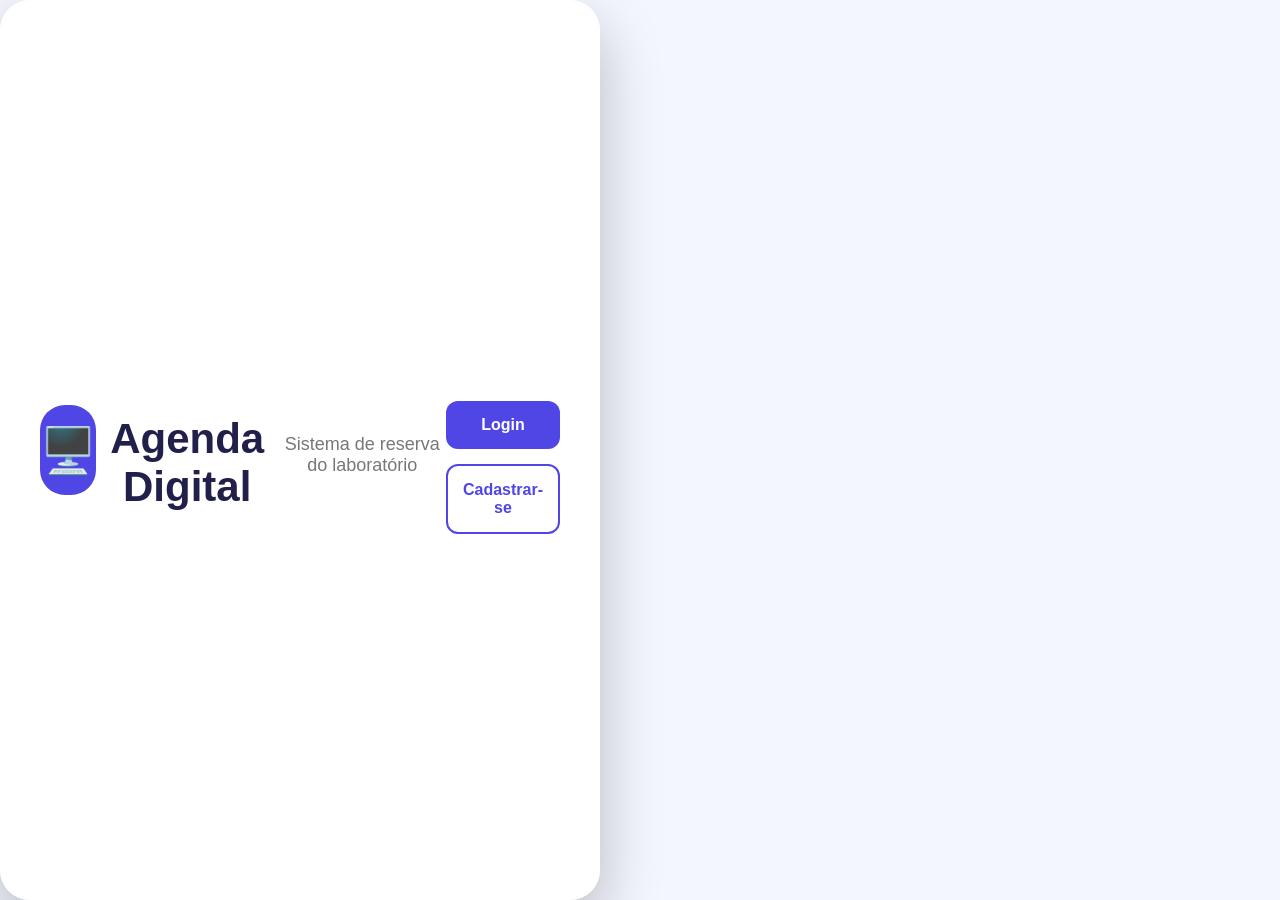
<file: index.html>
<!DOCTYPE html>
<html lang="pt-BR">
<head>
    <meta charset="UTF-8">
    <meta name="viewport" content="width=device-width, initial-scale=1.0">
    <title>Agenda Digital</title>
    <link rel="stylesheet" href="style.css">
</head>
<body class="pagina-capa">
    <main class="capa">
 <div class="icone-capa">
    🖥️
     </div>
        <h1>Agenda Digital</h1>
        <p>
            Sistema de reserva do laboratório
        </p>
        <div class="botoes-capa">
            <a href="login.html" class="botao">
                Login
            </a>
            <a href="cadastro.html" class="botao botao-secundario">
                Cadastrar-se
            </a>
        </div>
    </main>
</body>
</html>
</file>
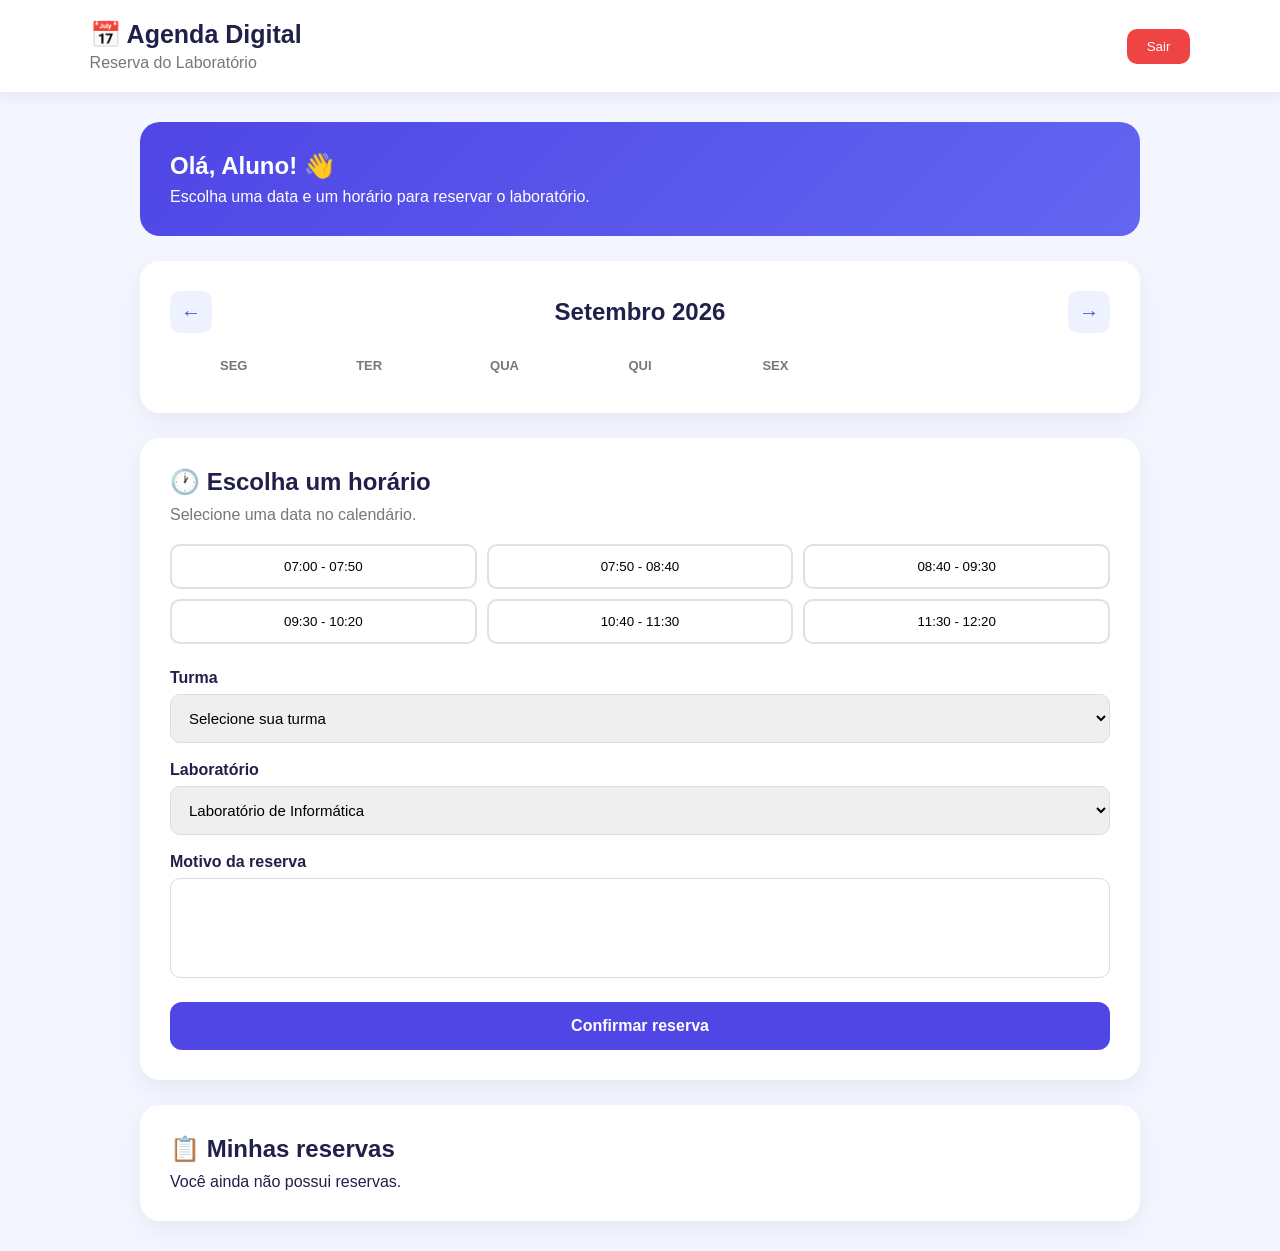
<file: agenda.html>
<!DOCTYPE html>
<html lang="pt-BR">

<head>

    <meta charset="UTF-8">

    <meta name="viewport" content="width=device-width, initial-scale=1.0">

    <title>Agenda - Reserva do Laboratório</title>

    <link rel="stylesheet" href="style.css">

</head>

<body>

<header class="cabecalho">

    <div>
        <h1>📅 Agenda Digital</h1>

        <p>
            Reserva do Laboratório
        </p>
    </div>

    <button
        class="botao-sair"
        onclick="sair()">

        Sair

    </button>

</header>


<main class="agenda-container">


    <!-- BOAS-VINDAS -->

    <section class="boas-vindas">

        <h2>
            Olá, <span id="nomeUsuario">Aluno</span>! 👋
        </h2>

        <p>
            Escolha uma data e um horário para reservar o laboratório.
        </p>

    </section>



    <!-- CALENDÁRIO -->

    <section class="calendario">

        <div class="titulo-agenda">

            <button
                class="mes-botao"
                onclick="mesAnterior()">

                ←

            </button>


            <h2 id="mesAno">
                Setembro 2026
            </h2>


            <button
                class="mes-botao"
                onclick="proximoMes()">

                →

            </button>

        </div>


        <!-- SOMENTE SEGUNDA A SEXTA -->

        <div class="dias-semana">

            <span>SEG</span>
            <span>TER</span>
            <span>QUA</span>
            <span>QUI</span>
            <span>SEX</span>

        </div>


        <div
            class="dias"
            id="diasCalendario">

        </div>

    </section>



    <!-- RESERVA -->

    <section
        class="reserva"
        id="areaReserva">

        <h2>
            🕐 Escolha um horário
        </h2>


        <p id="dataSelecionada">

            Selecione uma data no calendário.

        </p>


        <!-- HORÁRIOS -->

        <div class="horarios">

            <button
                type="button"
                onclick="selecionarHorario(this)"
                data-inicio="07:00"
                data-fim="07:50">

                07:00 - 07:50

            </button>


            <button
                type="button"
                onclick="selecionarHorario(this)"
                data-inicio="07:50"
                data-fim="08:40">

                07:50 - 08:40

            </button>


            <button
                type="button"
                onclick="selecionarHorario(this)"
                data-inicio="08:40"
                data-fim="09:30">

                08:40 - 09:30

            </button>


            <button
                type="button"
                onclick="selecionarHorario(this)"
                data-inicio="09:30"
                data-fim="10:20">

                09:30 - 10:20

            </button>


            <button
                type="button"
                onclick="selecionarHorario(this)"
                data-inicio="10:40"
                data-fim="11:30">

                10:40 - 11:30

            </button>


            <button
                type="button"
                onclick="selecionarHorario(this)"
                data-inicio="11:30"
                data-fim="12:20">

                11:30 - 12:20

            </button>
            
        </div>



        <!-- TURMA -->

        <label for="turma">

            Turma

        </label>


        <select id="turma">

            <option value="">
                Selecione sua turma
            </option>

            <optgroup label="2º Ano">

                <option value="2º A">
                    2º A
                </option>

                <option value="2º B">
                    2º B
                </option>

            </optgroup>


            <optgroup label="3º Ano">

                <option value="3º A">
                    3º A
                </option>

            </optgroup>

        </select>



        <!-- LABORATÓRIO -->

        <label for="laboratorio">

            Laboratório

        </label>


        <select id="laboratorio">

            <option value="Laboratório de Informática">

                Laboratório de Informática

            </option>

        </select>



        <!-- MOTIVO -->

        <label for="motivo">

            Motivo da reserva

        </label>


        <textarea
            id="motivo"
            placeholder="Digite o motivo da reserva">
        </textarea>



        <!-- CONFIRMAR -->

        <button
            class="botao"
            onclick="confirmarReserva()">

            Confirmar reserva

        </button>

    </section>



    <!-- MINHAS RESERVAS -->

    <section class="minhas-reservas">

        <h2>
            📋 Minhas reservas
        </h2>


        <div id="listaReservas">

            <p>
                Você ainda não possui reservas.
            </p>

        </div>

    </section>


</main>


<script src="script.js"></script>

</body>

</html>
</file>
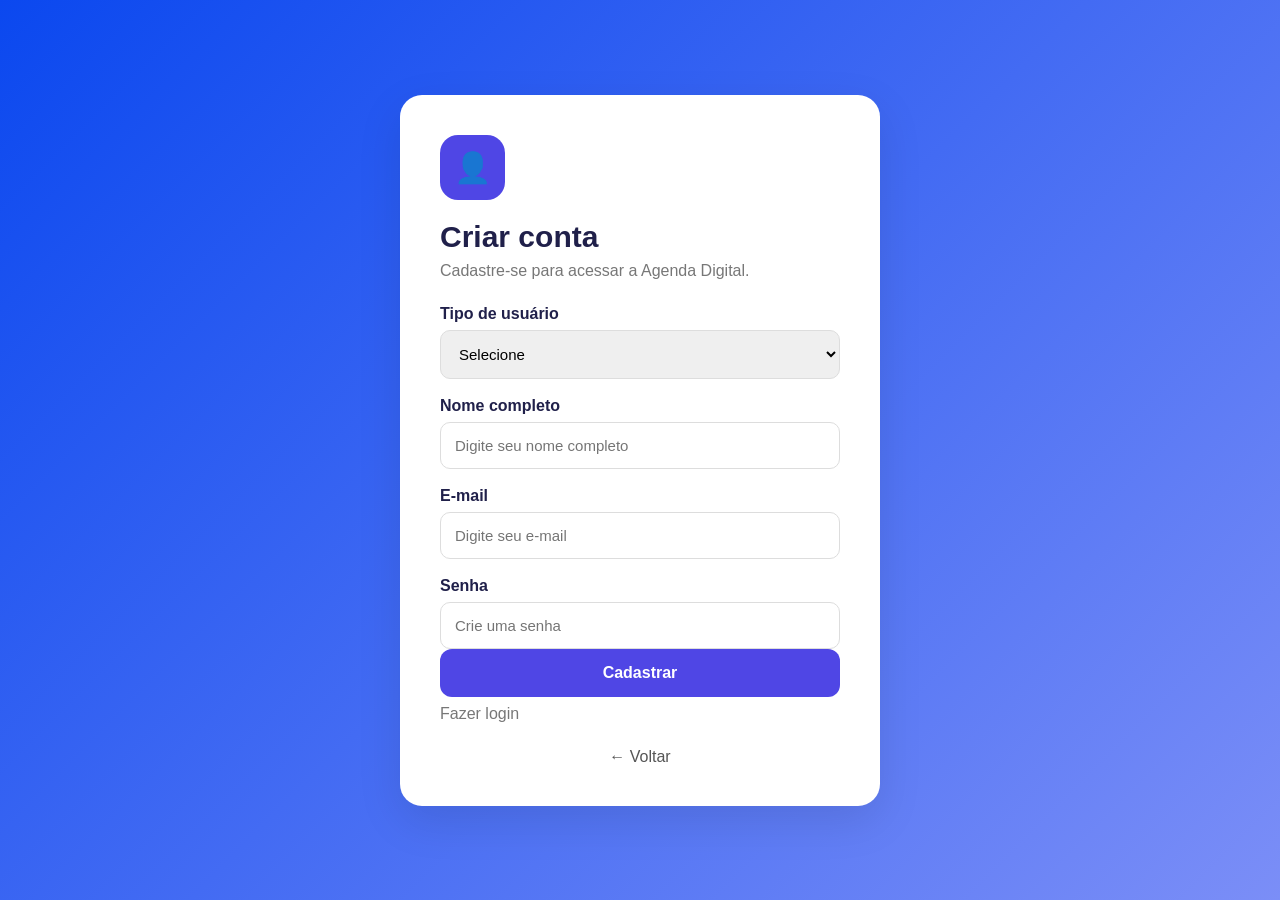
<file: cadastro.html>
<!DOCTYPE html>
<html lang="pt-BR">
<head>
    <meta charset="UTF-8">
    <meta name="viewport" content="width=device-width, initial-scale=1.0">
    <title>Cadastro - Agenda Digital</title>
    <link rel="stylesheet" href="style.css">
</head>
<body>
    <main class="pagina-formulario">
        <div class="formulario">
            <div class="icone">
                👤
            </div>
            <h1>Criar conta</h1>
            <p>
                Cadastre-se para acessar a Agenda Digital.
            </p>
            <form id="formCadastro">
                <label for="tipo">
                    Tipo de usuário
                </label>
                <select id="tipo" required>
                    <option value="">
                        Selecione
                    </option>
                    <option value="Professor">
                        Professor
                    </option>
                </select>
                <label for="nome">
                    Nome completo
                </label>
                <input
                    type="text"
                    id="nome"
                    placeholder="Digite seu nome completo"
                    required
                >
                <label for="email">
                    E-mail 
                </label>
                <input
                    type="text"
                    id="email"
                    placeholder="Digite seu e-mail"
                    required
                >
                <label for="senha">
                    Senha
                </label>
                <input
                    type="password"
                    id="senha"
                    placeholder="Crie uma senha"
                    required                >
                <button
                    type="submit"
                    class="botao">
                    Cadastrar
                </button>
            </form>
            <p class="https://www.appsheet.com/start/b5b08fe5-7a03-40b8-b74f-0adde342d03e"
                <a href="login.html">
                    Fazer login
                </a>
            </p>
            <a
                href="index.html"
                class="voltar">
                ← Voltar
            </a>
        </div>

    </main>
    
    <script src="script.js"></script>
</body>
</html>
</file>
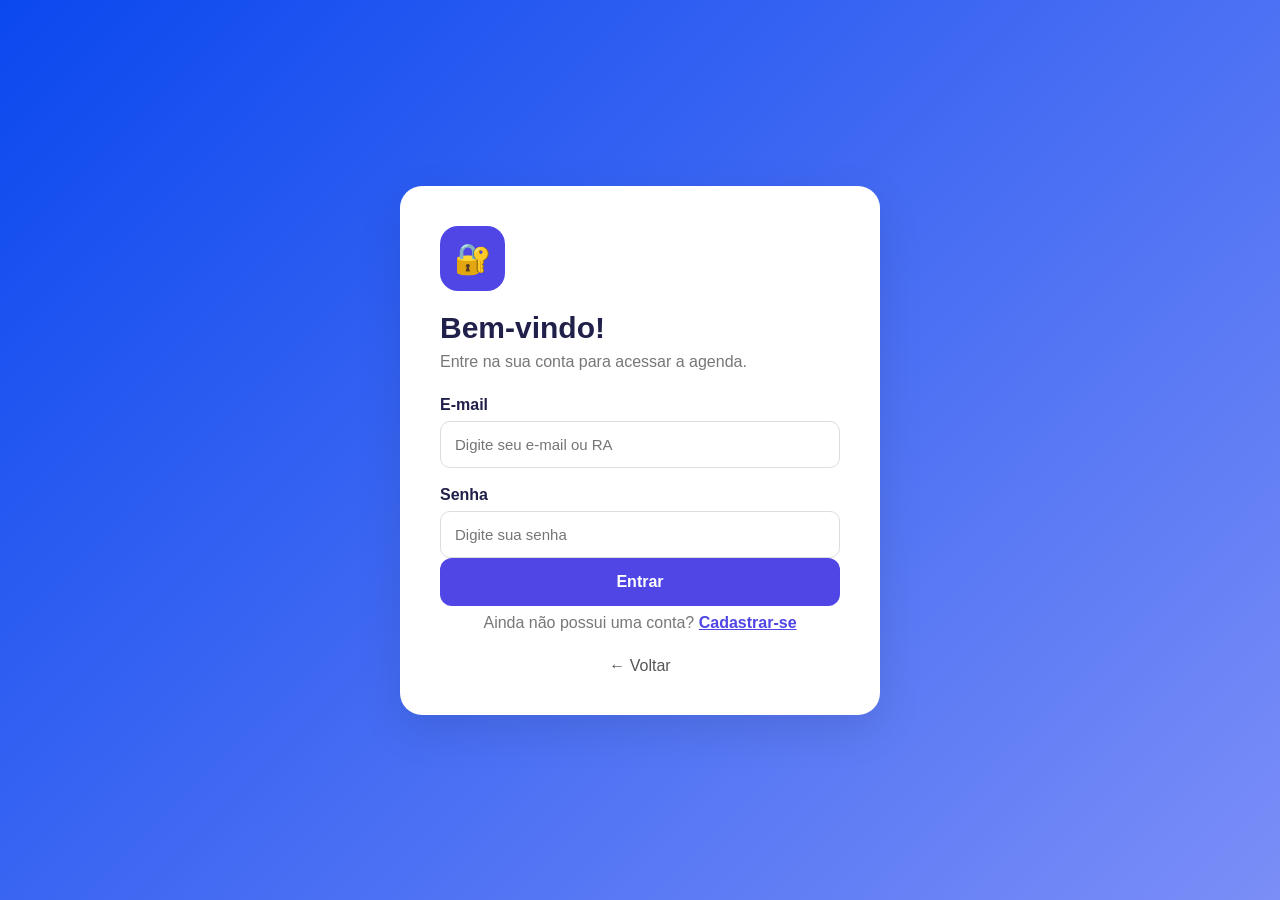
<file: login.html>
<!DOCTYPE html>
<html lang="pt-BR">
<head>
    <meta charset="UTF-8">
    <meta name="viewport" content="width=device-width, initial-scale=1.0">
    <title>Login - Agenda Digital</title>
    <link rel="stylesheet" href="style.css">
</head>
<body>
    <main class="pagina-formulario">
        <div class="formulario">
            <div class="icone">
                🔐
            </div>
            <h1>Bem-vindo!</h1>
            <p>
                Entre na sua conta para acessar a agenda.
            </p>
            <form onsubmit="fazerLogin(event)">
                <label for="loginUsuario">
                    E-mail 
                </label>
                <input
                    type="text"
                    id="loginUsuario"
                    placeholder="Digite seu e-mail ou RA"
                    required
                >
                <label for="loginSenha">
                    Senha
                </label>
                <input
                    type="password"
                    id="loginSenha"
                    placeholder="Digite sua senha"
                    required        >
                <button type="submit" class="botao">
                    Entrar
                </button>
            </form>
            <p class="link-formulario">
                Ainda não possui uma conta?
                <a href="cadastro.html">Cadastrar-se</a>
            </p>
            <a href="index.html" class="voltar">
                ← Voltar
            </a>
        </div>
    </main>
    <script src="script.js"></script>
</body>
</html>
</file>
<file: style.css>
* {
    margin: 0;
    padding: 0;
    box-sizing: border-box;
}

body {
    font-family: Arial, Helvetica, sans-serif;

    background: #f4f6ff;

    color: #20204a;

    min-height: 100vh;
}


.capa {

    background:
        linear-gradient(
            135deg,
            #09035a,
            #4f52ef,
            #6a74d6
        );

    display: flex;

    align-items: center;

    justify-content: center;

    min-height: 100vh;

}


.capa {

    background: rgba(255, 255, 255, 0.97);

    width: 90%;

    max-width: 600px;

    padding: 60px 40px;

    border-radius: 30px;

    text-align: center;

    box-shadow:
        0 25px 60px rgba(0,0,0,0.25);

}


.icone-capa {

    width: 90px;

    height: 90px;

    margin: auto;

    display: flex;

    align-items: center;

    justify-content: center;

    background: #4f46e5;

    color: rgb(223, 201, 201);

    border-radius: 25px;

    font-size: 45px;

}


.capa h1 {

    margin-top: 25px;

    font-size: 42px;

}


.capa p {

    color: #777;

    margin-top: 10px;

    font-size: 18px;

}


.botoes-capa {

    margin-top: 35px;

    display: flex;

    flex-direction: column;

    gap: 15px;

}


.botao {

    display: block;

    width: 100%;

    border: none;

    padding: 15px;

    border-radius: 12px;

    background: #4f46e5;

    color: white;

    font-size: 16px;

    font-weight: bold;

    cursor: pointer;

    text-decoration: none;

    text-align: center;

    transition: 0.3s;

}


.botao:hover {

    background: #3730a3;

    transform: translateY(-2px);

}


.botao-secundario {

    background: transparent;

    border: 2px solid #4f46e5;

    color: #4f46e5;

}


.botao-secundario:hover {

    background: #4f46e5;

    color: white;

}


/* =========================
   LOGIN / CADASTRO
========================= */

.pagina-formulario {

    min-height: 100vh;

    display: flex;

    align-items: center;

    justify-content: center;

    padding: 30px;

    background:
        linear-gradient(
            135deg,
            #0b48ef,
            #7b8ef7
        );

}


.formulario {

    background: white;

    width: 100%;

    max-width: 480px;

    padding: 40px;

    border-radius: 22px;

    box-shadow:
        0 15px 45px rgba(0,0,0,0.10);

}


.icone {

    width: 65px;

    height: 65px;

    background: #4f46e5;

    border-radius: 18px;

    display: flex;

    align-items: center;

    justify-content: center;

    font-size: 30px;

    margin-bottom: 20px;

}


.formulario h1 {

    font-size: 30px;

}


.formulario > p {

    color: #777;

    margin-top: 8px;

    margin-bottom: 25px;

}


label {

    display: block;

    font-weight: bold;

    margin-top: 18px;

    margin-bottom: 7px;

}


input,
select,
textarea {

    width: 100%;

    padding: 14px;

    border: 1px solid #ddd;

    border-radius: 10px;

    font-size: 15px;

    outline: none;

}


input:focus,
select:focus,
textarea:focus {

    border-color: #4f46e5;

}


.link-formulario {

    text-align: center;

    margin-top: 30px;

    color: #777;

}


.link-formulario a {

    color: #4f46e5;

    font-weight: bold;

}


.voltar {

    display: block;

    text-align: center;

    margin-top: 20px;

    color: #555;

    text-decoration: none;

}


/* =========================
   CABEÇALHO
========================= */

.cabecalho {

    background: white;

    padding: 20px 7%;

    display: flex;

    justify-content: space-between;

    align-items: center;

    box-shadow: 0 3px 15px rgba(0,0,0,0.08);

}


.cabecalho h1 {

    font-size: 25px;

}


.cabecalho p {

    color: #777;

    margin-top: 5px;

}


.botao-sair {

    background: #ef4444;

    color: white;

    border: none;

    padding: 10px 20px;

    border-radius: 10px;

    cursor: pointer;

}


/* =========================
   AGENDA
========================= */

.agenda-container {

    max-width: 1000px;

    width: 92%;

    margin: 30px auto;

}


.boas-vindas {

    background:
        linear-gradient(
            135deg,
            #4f46e5,
            #6366f1
        );

    color: white;

    padding: 30px;

    border-radius: 20px;

    margin-bottom: 25px;

}


.boas-vindas h2 {

    margin-bottom: 8px;

}


/* CALENDÁRIO */

.calendario {

    background: white;

    padding: 30px;

    border-radius: 20px;

    box-shadow:
        0 8px 25px rgba(0,0,0,0.06);

}


.titulo-agenda {

    display: flex;

    align-items: center;

    justify-content: space-between;

    margin-bottom: 25px;

}


.mes-botao {

    width: 42px;

    height: 42px;

    border: none;

    border-radius: 10px;

    background: #eef2ff;

    color: #4f46e5;

    font-size: 20px;

    cursor: pointer;

}


.dias-semana,
.dias {

    display: grid;

    grid-template-columns:
        repeat(7, 1fr);

    gap: 8px;

}


.dias-semana {

    margin-bottom: 10px;

}


.dias-semana span {

    text-align: center;

    color: #777;

    font-size: 13px;

    font-weight: bold;

}


.dia {

    min-height: 55px;

    border: none;

    background: #f7f7ff;

    border-radius: 10px;

    cursor: pointer;

    font-size: 15px;

}


.dia:hover {

    background: #ddd9ff;

}


.dia.selecionado {

    background: #4f46e5;

    color: white;

}


/* RESERVA */

.reserva,
.minhas-reservas {

    background: white;

    padding: 30px;

    margin-top: 25px;

    border-radius: 20px;

    box-shadow:
        0 8px 25px rgba(0,0,0,0.06);

}


.reserva h2,
.minhas-reservas h2 {

    margin-bottom: 10px;

}


#dataSelecionada {

    color: #777;

    margin-bottom: 20px;

}


.horarios {

    display: grid;

    grid-template-columns:
        repeat(3, 1fr);

    gap: 10px;

    margin-bottom: 25px;

}


.horarios button {

    padding: 13px;

    border: 2px solid #e0e0e0;

    background: white;

    border-radius: 10px;

    cursor: pointer;

}


.horarios button:hover,
.horarios button.selecionado {

    background: #4f46e5;

    color: white;

    border-color: #4f46e5;

}


textarea {

    height: 100px;

    resize: none;

}


.reserva .botao {

    margin-top: 20px;

}


/* RESERVAS */

.reserva-card {

    padding: 20px;

    border-left: 5px solid #4f46e5;

    background: #f8f8ff;

    border-radius: 10px;

    margin-top: 15px;

}


.reserva-card p {

    margin-top: 7px;

    color: #555;

}


.cancelar {

    margin-top: 15px;

    padding: 9px 15px;

    border: none;

    border-radius: 8px;

    background: #ef4444;

    color: white;

    cursor: pointer;

}


/* CELULAR */

@media (max-width: 600px) {

    .capa {

        padding: 40px 25px;

    }

    .capa h1 {

        font-size: 32px;

    }

    .formulario {

        padding: 25px;

    }

    .horarios {

        grid-template-columns:
            repeat(2, 1fr);

    }

    .cabecalho {

        padding: 18px;

    }

    .cabecalho h1 {

        font-size: 20px;

    }

}
</file>
